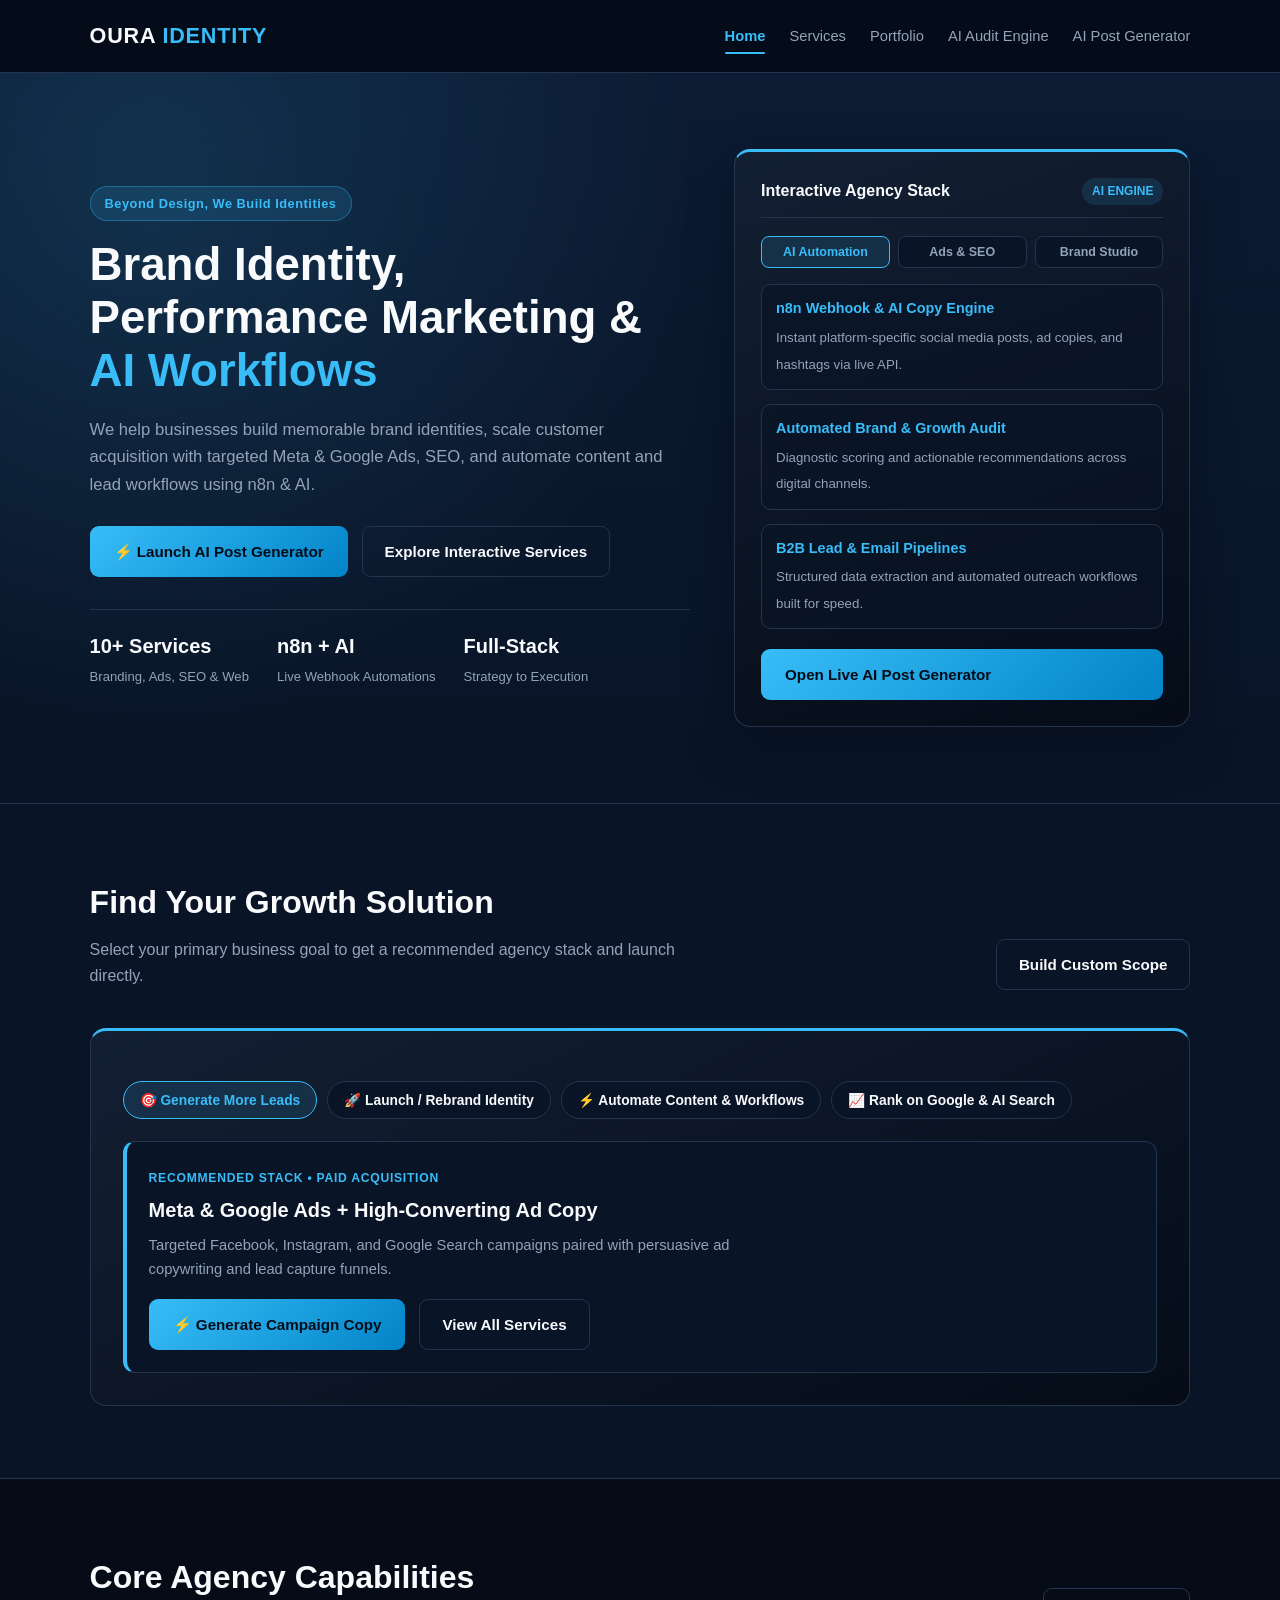
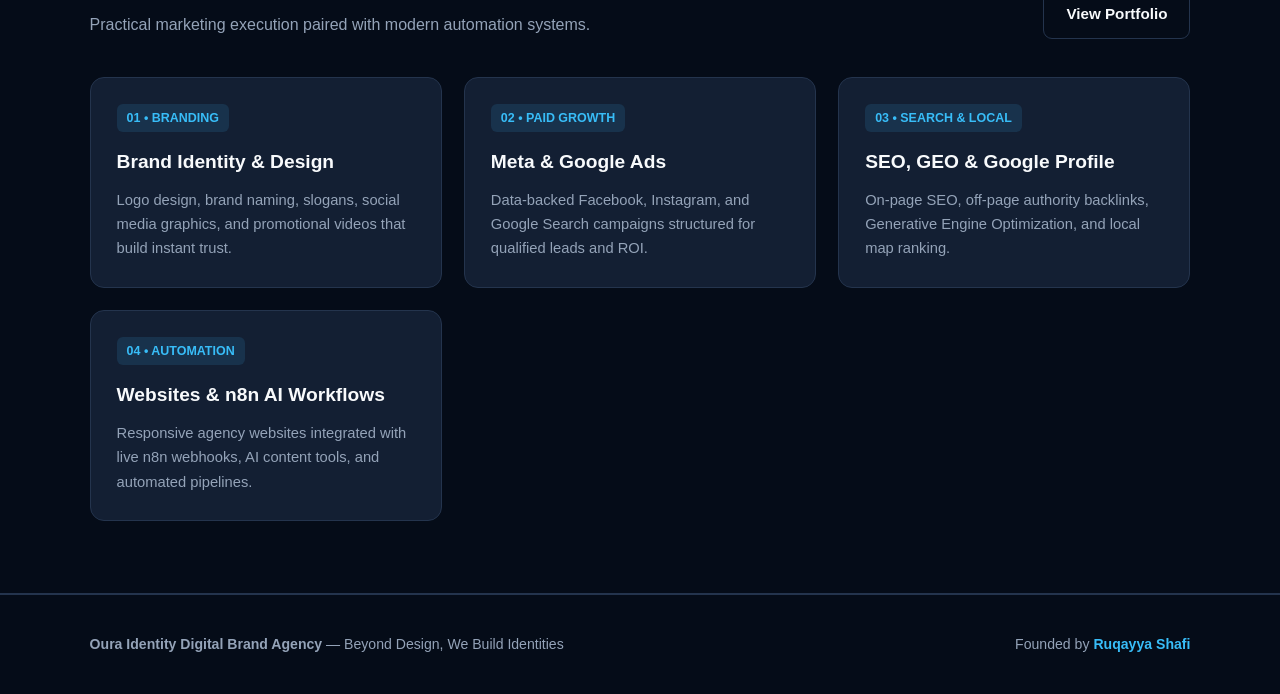
<file: index.html>
<!DOCTYPE html>
<html lang="en">
<head>
    <meta charset="UTF-8">
    <meta name="viewport" content="width=device-width, initial-scale=1.0">
    <title>Oura Identity | Digital Brand &amp; AI Automation Agency</title>
    <link rel="stylesheet" href="style.css">
    <style>
        .panel-tabs {
            display: flex;
            gap: 8px;
            margin-bottom: 16px;
            flex-wrap: wrap;
        }

        .panel-tab-btn {
            flex: 1;
            min-width: 100px;
            background: var(--navy-base);
            color: var(--text-secondary);
            border: 1px solid var(--charcoal-border);
            padding: 8px 10px;
            border-radius: 8px;
            font-size: 0.78rem;
            font-weight: 700;
            cursor: pointer;
            transition: all 0.2s ease;
        }

        .panel-tab-btn:hover {
            border-color: var(--sky-primary);
            color: var(--text-primary);
        }

        .panel-tab-btn.active-tab {
            background: var(--sky-soft);
            border-color: var(--sky-primary);
            color: var(--sky-primary);
        }

        .goal-finder-box {
            background: linear-gradient(155deg, var(--charcoal-card) 0%, var(--navy-deep) 100%);
            border: 1px solid var(--charcoal-border);
            border-top: 3px solid var(--sky-primary);
            border-radius: 16px;
            padding: 32px;
            margin-top: 10px;
        }

        .goal-pills {
            display: flex;
            flex-wrap: wrap;
            gap: 10px;
            margin: 18px 0 22px;
        }

        .goal-pill-btn {
            background: var(--navy-base);
            color: var(--text-primary);
            border: 1px solid var(--charcoal-border);
            padding: 10px 16px;
            border-radius: 999px;
            font-size: 0.86rem;
            font-weight: 600;
            cursor: pointer;
            transition: all 0.2s ease;
        }

        .goal-pill-btn:hover {
            border-color: var(--sky-primary);
            color: var(--sky-primary);
        }

        .goal-pill-btn.active-goal {
            background: var(--sky-soft);
            border-color: var(--sky-primary);
            color: var(--sky-primary);
        }

        .goal-result-card {
            background: var(--navy-base);
            border: 1px solid var(--charcoal-border);
            border-left: 4px solid var(--sky-primary);
            border-radius: 12px;
            padding: 22px;
            display: flex;
            justify-content: space-between;
            align-items: center;
            flex-wrap: wrap;
            gap: 18px;
        }

        .goal-result-info {
            max-width: 620px;
        }

        .goal-result-info span {
            display: inline-block;
            font-size: 0.76rem;
            font-weight: 700;
            text-transform: uppercase;
            letter-spacing: 0.06em;
            color: var(--sky-primary);
            margin-bottom: 6px;
        }

        .goal-result-info h3 {
            font-size: 1.25rem;
            color: var(--text-primary);
            margin-bottom: 6px;
        }

        .goal-result-info p {
            color: var(--text-secondary);
            font-size: 0.92rem;
        }
    </style>
</head>
<body>
    <header>
        <div class="logo">OURA <span>IDENTITY</span></div>
        <nav>
            <a href="index.html" class="active">Home</a>
            <a href="services.html">Services</a>
            <a href="portfolio.html">Portfolio</a>
            <a href="ai-audit.html">AI Audit Engine</a>
            <a href="ai-generator.html">AI Post Generator</a>
        </nav>
    </header>

    <div class="agency-hero">
        <div>
            <div class="agency-eyebrow">Beyond Design, We Build Identities</div>
            <h1>Brand Identity, Performance Marketing &amp; <span>AI Workflows</span></h1>
            <p>
                We help businesses build memorable brand identities, scale customer acquisition with
                targeted Meta &amp; Google Ads, SEO, and automate content and lead workflows using n8n &amp; AI.
            </p>
            <div class="hero-actions">
                <a href="ai-generator.html" class="btn">⚡ Launch AI Post Generator</a>
                <a href="services.html" class="btn-outline">Explore Interactive Services</a>
            </div>
            <div class="hero-metrics">
                <div class="metric-item">
                    <strong>10+ Services</strong>
                    <span>Branding, Ads, SEO &amp; Web</span>
                </div>
                <div class="metric-item">
                    <strong>n8n + AI</strong>
                    <span>Live Webhook Automations</span>
                </div>
                <div class="metric-item">
                    <strong>Full-Stack</strong>
                    <span>Strategy to Execution</span>
                </div>
            </div>
        </div>

        <aside class="hero-panel">
            <div class="panel-header">
                <h3>Interactive Agency Stack</h3>
                <span class="panel-tag" id="panelBadge">AI ENGINE</span>
            </div>

            <div class="panel-tabs">
                <button type="button" class="panel-tab-btn active-tab" onclick="switchStack('ai', this)">AI Automation</button>
                <button type="button" class="panel-tab-btn" onclick="switchStack('growth', this)">Ads &amp; SEO</button>
                <button type="button" class="panel-tab-btn" onclick="switchStack('brand', this)">Brand Studio</button>
            </div>

            <ul class="panel-list" id="panelList">
                <li>
                    <strong>n8n Webhook &amp; AI Copy Engine</strong>
                    <span>Instant platform-specific social media posts, ad copies, and hashtags via live API.</span>
                </li>
                <li>
                    <strong>Automated Brand &amp; Growth Audit</strong>
                    <span>Diagnostic scoring and actionable recommendations across digital channels.</span>
                </li>
                <li>
                    <strong>B2B Lead &amp; Email Pipelines</strong>
                    <span>Structured data extraction and automated outreach workflows built for speed.</span>
                </li>
            </ul>

            <a href="ai-generator.html" class="btn full-btn" id="panelActionBtn">Open Live AI Post Generator</a>
        </aside>
    </div>

    <section>
        <div class="section-header-row">
            <div>
                <h2>Find Your Growth Solution</h2>
                <p>Select your primary business goal to get a recommended agency stack and launch directly.</p>
            </div>
            <a href="services.html" class="btn-outline">Build Custom Scope</a>
        </div>

        <div class="goal-finder-box">
            <div class="goal-pills">
                <button type="button" class="goal-pill-btn active-goal" onclick="selectGoal('leads', this)">🎯 Generate More Leads</button>
                <button type="button" class="goal-pill-btn" onclick="selectGoal('brand', this)">🚀 Launch / Rebrand Identity</button>
                <button type="button" class="goal-pill-btn" onclick="selectGoal('automation', this)">⚡ Automate Content &amp; Workflows</button>
                <button type="button" class="goal-pill-btn" onclick="selectGoal('seo', this)">📈 Rank on Google &amp; AI Search</button>
            </div>

            <div class="goal-result-card">
                <div class="goal-result-info">
                    <span id="goalTag">RECOMMENDED STACK • PAID ACQUISITION</span>
                    <h3 id="goalTitle">Meta &amp; Google Ads + High-Converting Ad Copy</h3>
                    <p id="goalDesc">Targeted Facebook, Instagram, and Google Search campaigns paired with persuasive ad copywriting and lead capture funnels.</p>
                </div>
                <div class="hero-actions" style="margin-bottom: 0;">
                    <a href="ai-generator.html?service=Meta%20%26%20Google%20Ads%20Lead%20Generation" class="btn" id="goalPrimaryBtn">⚡ Generate Campaign Copy</a>
                    <a href="services.html" class="btn-outline">View All Services</a>
                </div>
            </div>
        </div>
    </section>

    <section class="section-alt">
        <div class="section-header-row">
            <div>
                <h2>Core Agency Capabilities</h2>
                <p>Practical marketing execution paired with modern automation systems.</p>
            </div>
            <a href="portfolio.html" class="btn-outline">View Portfolio</a>
        </div>

        <div class="grid">
            <div class="card">
                <span class="card-num">01 • BRANDING</span>
                <h3>Brand Identity &amp; Design</h3>
                <p>Logo design, brand naming, slogans, social media graphics, and promotional videos that build instant trust.</p>
            </div>
            <div class="card">
                <span class="card-num">02 • PAID GROWTH</span>
                <h3>Meta &amp; Google Ads</h3>
                <p>Data-backed Facebook, Instagram, and Google Search campaigns structured for qualified leads and ROI.</p>
            </div>
            <div class="card">
                <span class="card-num">03 • SEARCH &amp; LOCAL</span>
                <h3>SEO, GEO &amp; Google Profile</h3>
                <p>On-page SEO, off-page authority backlinks, Generative Engine Optimization, and local map ranking.</p>
            </div>
            <div class="card">
                <span class="card-num">04 • AUTOMATION</span>
                <h3>Websites &amp; n8n AI Workflows</h3>
                <p>Responsive agency websites integrated with live n8n webhooks, AI content tools, and automated pipelines.</p>
            </div>
        </div>
    </section>

    <footer>
        <div>
            <strong>Oura Identity Digital Brand Agency</strong> — Beyond Design, We Build Identities
        </div>
        <div>
            Founded by <span>Ruqayya Shafi</span>
        </div>
    </footer>

    <script>
        const stackData = {
            ai: {
                badge: 'AI ENGINE',
                items: [
                    { title: 'n8n Webhook & AI Copy Engine', desc: 'Instant platform-specific social media posts, ad copies, and hashtags via live API.' },
                    { title: 'Automated Brand & Growth Audit', desc: 'Diagnostic scoring and actionable recommendations across digital channels.' },
                    { title: 'B2B Lead & Email Pipelines', desc: 'Structured data extraction and automated outreach workflows built for speed.' }
                ],
                btnText: 'Open Live AI Post Generator',
                btnLink: 'ai-generator.html'
            },
            growth: {
                badge: 'GROWTH STACK',
                items: [
                    { title: 'Meta & Google Ads Management', desc: 'High-intent search and social campaigns built for measurable leads and conversions.' },
                    { title: 'SEO & GEO Search Authority', desc: 'On-page optimization, off-page backlinks, and AI search visibility.' },
                    { title: 'Google Business Profile Setup', desc: 'Complete local map optimization to capture nearby high-intent customers.' }
                ],
                btnText: 'Run Brand & Growth Audit',
                btnLink: 'ai-audit.html'
            },
            brand: {
                badge: 'BRAND STUDIO',
                items: [
                    { title: 'Brand Identity & Logo Systems', desc: 'Custom logos, brand naming, taglines, and cohesive visual guidelines.' },
                    { title: 'Social Media Management', desc: 'Monthly content calendars, profile optimization, and consistent publishing.' },
                    { title: 'Posts, Reels & Promo Videos', desc: 'High-retention visual storytelling designed for Instagram, Facebook, and LinkedIn.' }
                ],
                btnText: 'Explore All 10 Agency Services',
                btnLink: 'services.html'
            }
        };

        function switchStack(key, btnEl) {
            const data = stackData[key];
            if (!data) return;

            document.querySelectorAll('.panel-tab-btn').forEach(b => b.classList.remove('active-tab'));
            btnEl.classList.add('active-tab');

            document.getElementById('panelBadge').innerText = data.badge;
            const listEl = document.getElementById('panelList');
            listEl.innerHTML = data.items.map(item => `
                <li>
                    <strong>${item.title}</strong>
                    <span>${item.desc}</span>
                </li>
            `).join('');

            const actionBtn = document.getElementById('panelActionBtn');
            actionBtn.innerText = data.btnText;
            actionBtn.href = data.btnLink;
        }

        const goalData = {
            leads: {
                tag: 'RECOMMENDED STACK • PAID ACQUISITION',
                title: 'Meta & Google Ads + High-Converting Ad Copy',
                desc: 'Targeted Facebook, Instagram, and Google Search campaigns paired with persuasive ad copywriting and lead capture funnels.',
                btnText: '⚡ Generate Campaign Copy',
                btnLink: 'ai-generator.html?service=Meta%20%26%20Google%20Ads%20Lead%20Generation'
            },
            brand: {
                tag: 'RECOMMENDED STACK • BRAND IDENTITY',
                title: 'Logo Design, Brand Naming & Social Media Kit',
                desc: 'Build a complete visual identity with custom logo systems, taglines, social media templates, and launch content.',
                btnText: '⚡ Generate Launch Post',
                btnLink: 'ai-generator.html?service=Complete%20Brand%20Identity%20%26%20Logo%20Launch'
            },
            automation: {
                tag: 'RECOMMENDED STACK • AI WORKFLOWS',
                title: 'n8n AI Content Engine & Automated Lead Workflows',
                desc: 'Connect webhooks, AI agents, and automated content pipelines so your marketing runs faster with minimal manual work.',
                btnText: '⚡ Test Live AI Workflow',
                btnLink: 'ai-generator.html?service=n8n%20%26%20AI%20Workflow%20Automation'
            },
            seo: {
                tag: 'RECOMMENDED STACK • ORGANIC & LOCAL',
                title: 'SEO, GEO Optimization & Google Business Profile',
                desc: 'Improve Google rankings, build off-page backlinks, and optimize your local business profile for consistent organic discovery.',
                btnText: '⚡ Generate SEO Post',
                btnLink: 'ai-generator.html?service=SEO%2C%20GEO%20%26%20Google%20Business%20Profile%20Growth'
            }
        };

        function selectGoal(key, btnEl) {
            const data = goalData[key];
            if (!data) return;

            document.querySelectorAll('.goal-pill-btn').forEach(b => b.classList.remove('active-goal'));
            btnEl.classList.add('active-goal');

            document.getElementById('goalTag').innerText = data.tag;
            document.getElementById('goalTitle').innerText = data.title;
            document.getElementById('goalDesc').innerText = data.desc;

            const primaryBtn = document.getElementById('goalPrimaryBtn');
            primaryBtn.innerText = data.btnText;
            primaryBtn.href = data.btnLink;
        }
    </script>
</body>
</html>
</file>
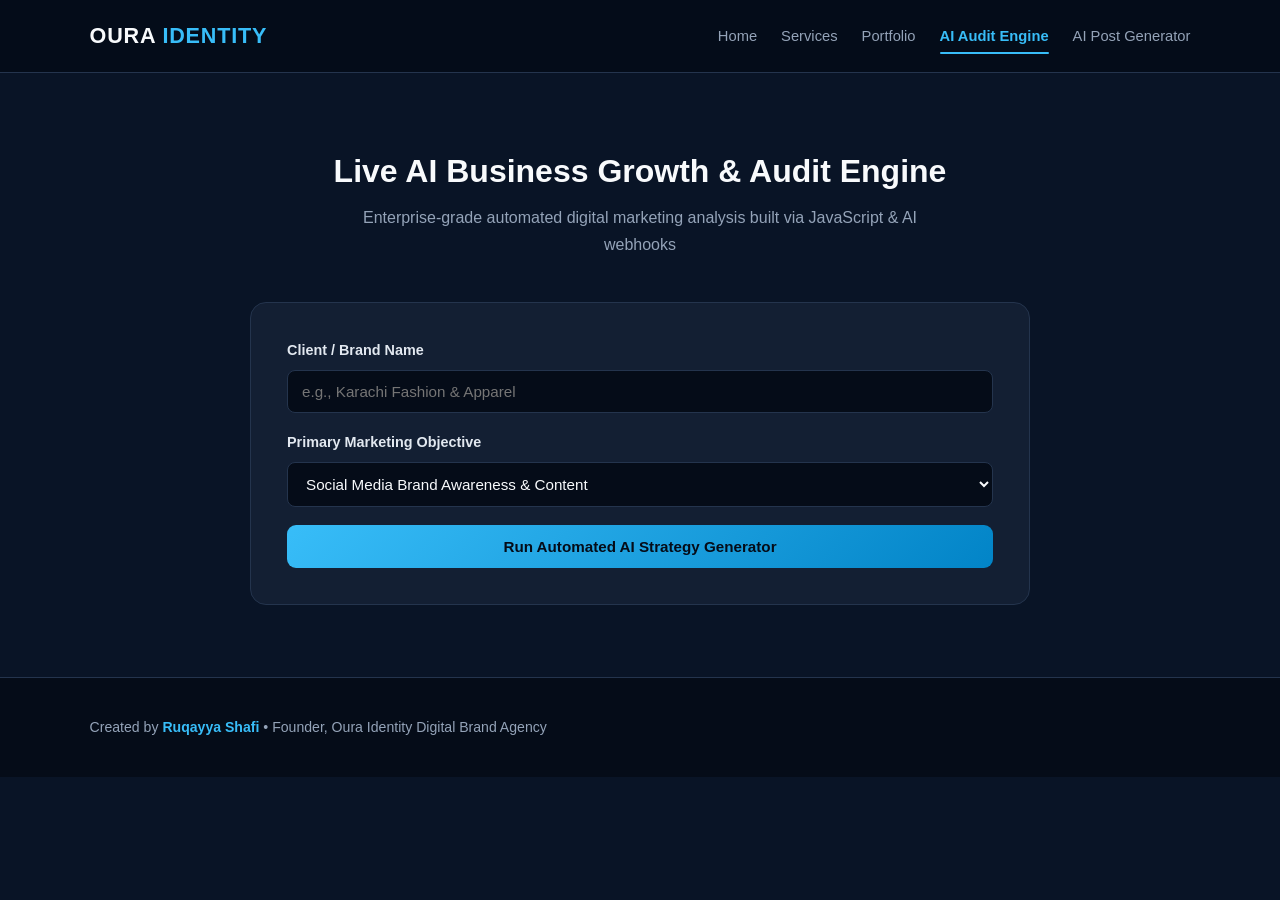
<file: ai-audit.html>
<!DOCTYPE html>
<html lang="en">
<head>
    <meta charset="UTF-8">
    <meta name="viewport" content="width=device-width, initial-scale=1.0">
    <title>Oura Identity | AI Audit & Growth Engine</title>
    <link rel="stylesheet" href="style.css">
</head>
<body>
    <header>
        <div class="logo">OURA <span>IDENTITY</span></div>
        <nav>
            <a href="index.html">Home</a>
            <a href="services.html">Services</a>
            <a href="portfolio.html">Portfolio</a>
            <a href="ai-audit.html" class="active">AI Audit Engine</a>
            <a href="ai-generator.html">AI Post Generator</a>
        </nav>
    </header>

    <section>
        <div class="section-title">
            <h2>Live AI Business Growth & Audit Engine</h2>
            <p>Enterprise-grade automated digital marketing analysis built via JavaScript & AI webhooks</p>
        </div>

        <div class="audit-box">
            <form id="auditForm">
                <div class="form-group">
                    <label>Client / Brand Name</label>
                    <input type="text" id="bizName" placeholder="e.g., Karachi Fashion & Apparel" required>
                </div>
                <div class="form-group">
                    <label>Primary Marketing Objective</label>
                    <select id="bizGoal">
                        <option value="Social Media Brand Awareness & Content">Social Media Brand Awareness & Content</option>
                        <option value="Google Ranking & SEO Backlink Growth">Google Ranking & SEO Backlink Growth</option>
                        <option value="Meta Paid Ads & Direct Lead Generation">Meta Paid Ads & Direct Lead Generation</option>
                        <option value="Full AI Automation & CRM Integration">Full AI Automation & CRM Integration</option>
                    </select>
                </div>
                <button type="submit" class="btn full-btn">Run Automated AI Strategy Generator</button>
            </form>

            <div id="ai-result" style="display: none; margin-top: 25px; padding: 25px; background: rgba(6, 182, 212, 0.08); border-left: 4px solid var(--accent-cyan); border-radius: 8px;">
                <h4 style="color: var(--accent-cyan); margin-bottom: 12px; font-size: 1.2rem;">⚡ Oura Identity Automated Strategy Report:</h4>
                <p id="resultText" style="color: #e2e8f0; line-height: 1.8; font-size: 0.95rem;"></p>
                
                <button type="button" id="copyBtn" class="btn" style="margin-top: 20px; background: #1e293b; border: 1px solid var(--accent-cyan); font-size: 0.9rem; padding: 10px 20px;">
                    📋 Copy Report to Clipboard
                </button>
            </div>
        </div>
    </section>

    <footer>
        <p>Created by <span>Ruqayya Shafi</span> • Founder, Oura Identity Digital Brand Agency</p>
        
    </footer>

    <script src="script.js"></script>
</body>
</html>
</file>
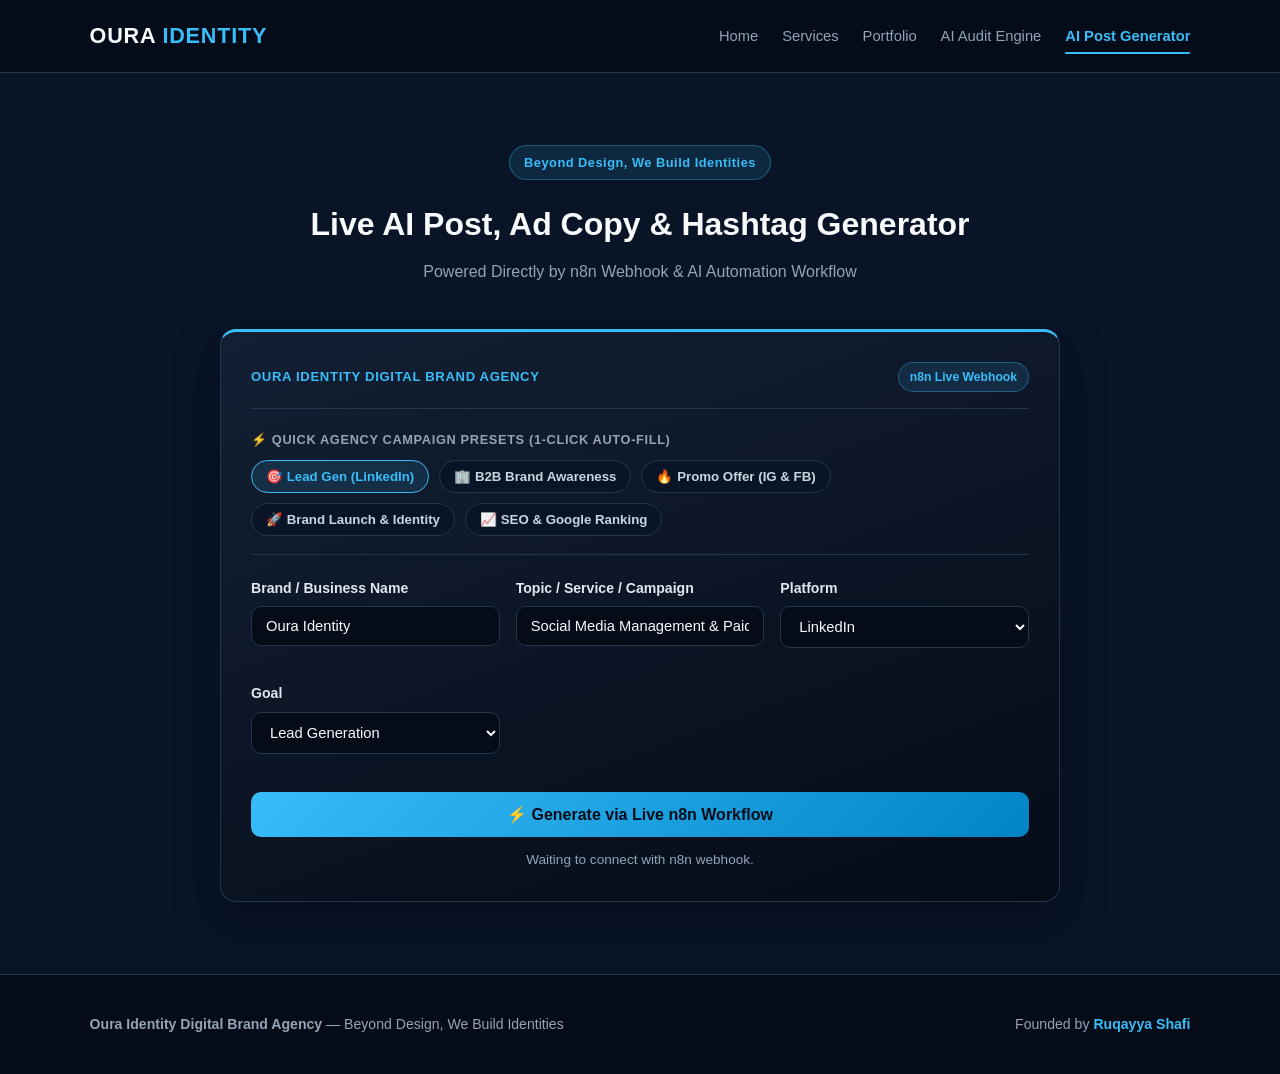
<file: ai-generator.html>
<!DOCTYPE html>
<html lang="en">
<head>
    <meta charset="UTF-8">
    <meta name="viewport" content="width=device-width, initial-scale=1.0">
    <title>Oura Identity | Live AI Post & Hashtag Generator</title>
    <link rel="stylesheet" href="style.css">
    <style>
        .generator-wrapper {
            max-width: 840px;
            margin: 20px auto 0;
            background: linear-gradient(160deg, var(--charcoal-card, #131f33) 0%, var(--navy-deep, #050c18) 100%);
            border: 1px solid var(--charcoal-border, #24344d);
            border-top: 3px solid var(--sky-primary, #38bdf8);
            border-radius: 16px;
            padding: 30px;
            box-shadow: 0 18px 40px rgba(5, 12, 24, 0.5);
        }
        .generator-topbar {
            display: flex;
            justify-content: space-between;
            align-items: center;
            flex-wrap: wrap;
            gap: 10px;
            padding-bottom: 16px;
            margin-bottom: 20px;
            border-bottom: 1px solid var(--charcoal-border, #24344d);
        }
        .generator-topbar span.agency-kicker {
            font-size: 0.82rem;
            font-weight: 700;
            letter-spacing: 0.05em;
            color: var(--sky-primary, #38bdf8);
        }
        .generator-topbar span.workflow-badge {
            background: var(--sky-soft, rgba(56, 189, 248, 0.12));
            color: var(--sky-primary, #38bdf8);
            border: 1px solid rgba(56, 189, 248, 0.35);
            padding: 4px 11px;
            border-radius: 999px;
            font-size: 0.76rem;
            font-weight: 600;
        }
        .presets-section {
            margin-bottom: 22px;
            padding-bottom: 18px;
            border-bottom: 1px solid var(--charcoal-border, #24344d);
        }
        .presets-label {
            display: block;
            color: var(--text-secondary, #94a3b8);
            font-size: 0.8rem;
            font-weight: 600;
            text-transform: uppercase;
            letter-spacing: 0.05em;
            margin-bottom: 10px;
        }
        .presets-grid {
            display: flex;
            flex-wrap: wrap;
            gap: 10px;
        }
        .preset-btn {
            background: var(--navy-base, #091426);
            color: #cbd5e1;
            border: 1px solid var(--charcoal-border, #24344d);
            padding: 8px 14px;
            border-radius: 999px;
            font-size: 0.83rem;
            font-weight: 600;
            cursor: pointer;
            transition: all 0.2s ease;
        }
        .preset-btn:hover {
            border-color: var(--sky-primary, #38bdf8);
            color: #f8fafc;
        }
        .preset-btn.active-preset {
            background: var(--sky-soft, rgba(56, 189, 248, 0.14));
            border-color: var(--sky-primary, #38bdf8);
            color: var(--sky-primary, #38bdf8);
        }
        .form-grid {
            display: grid;
            grid-template-columns: repeat(auto-fit, minmax(220px, 1fr));
            gap: 16px;
            margin-bottom: 20px;
        }
        .form-group label {
            display: block;
            color: #e2e8f0;
            font-size: 0.88rem;
            margin-bottom: 6px;
            font-weight: 600;
        }
        .form-group input,
        .form-group select {
            width: 100%;
            background: var(--navy-deep, #050c18);
            border: 1px solid var(--charcoal-border, #24344d);
            color: var(--text-primary, #f8fafc);
            padding: 11px 14px;
            border-radius: 10px;
            font-size: 0.92rem;
            outline: none;
        }
        .form-group input:focus,
        .form-group select:focus {
            border-color: var(--sky-primary, #38bdf8);
        }
        .gen-btn {
            width: 100%;
            background: linear-gradient(135deg, var(--sky-primary, #38bdf8) 0%, var(--sky-dark, #0284c7) 100%);
            color: var(--navy-deep, #050c18);
            border: none;
            padding: 13px 20px;
            border-radius: 10px;
            font-size: 1rem;
            font-weight: 700;
            cursor: pointer;
            transition: opacity 0.25s ease, transform 0.2s ease, box-shadow 0.2s ease;
        }
        .gen-btn:hover:not(:disabled) {
            opacity: 0.95;
            transform: translateY(-2px);
            box-shadow: 0 10px 24px rgba(56, 189, 248, 0.26);
        }
        .gen-btn:disabled {
            opacity: 0.65;
            cursor: not-allowed;
        }
        .status-note {
            margin-top: 12px;
            font-size: 0.85rem;
            color: var(--text-secondary, #94a3b8);
            text-align: center;
            word-break: break-word;
        }
        .status-error {
            color: #f87171;
        }
        .status-success {
            color: #34d399;
        }
        .output-box {
            display: none;
            margin-top: 24px;
            background: var(--navy-deep, #050c18);
            border: 1px solid var(--charcoal-border, #24344d);
            border-left: 4px solid var(--sky-primary, #38bdf8);
            border-radius: 12px;
            padding: 22px;
        }
        .output-header {
            display: flex;
            justify-content: space-between;
            align-items: center;
            margin-bottom: 14px;
            border-bottom: 1px solid var(--charcoal-border, #24344d);
            padding-bottom: 10px;
        }
        .output-header h4 {
            color: var(--sky-primary, #38bdf8);
            font-size: 1.05rem;
        }
        .copy-btn {
            background: var(--sky-soft, rgba(56, 189, 248, 0.14));
            color: var(--sky-primary, #38bdf8);
            border: 1px solid rgba(56, 189, 248, 0.45);
            padding: 6px 14px;
            border-radius: 8px;
            font-size: 0.85rem;
            font-weight: 600;
            cursor: pointer;
        }
        .copy-btn:hover {
            background: var(--sky-primary, #38bdf8);
            color: var(--navy-deep, #050c18);
        }
        .generated-text {
            color: var(--text-primary, #f8fafc);
            font-size: 0.95rem;
            line-height: 1.65;
            white-space: pre-line;
            margin-bottom: 14px;
        }
        .hashtags-box {
            background: var(--charcoal-card, #131f33);
            border: 1px dashed var(--charcoal-border, #24344d);
            padding: 12px 14px;
            border-radius: 8px;
            color: var(--sky-primary, #38bdf8);
            font-size: 0.88rem;
            line-height: 1.5;
        }
    </style>
</head>
<body>
    <header>
        <div class="logo">OURA <span>IDENTITY</span></div>
        <nav>
            <a href="index.html">Home</a>
            <a href="services.html">Services</a>
            <a href="portfolio.html">Portfolio</a>
            <a href="ai-audit.html">AI Audit Engine</a>
            <a href="ai-generator.html" class="active">AI Post Generator</a>
        </nav>
    </header>

    <section>
        <div class="section-title">
            <div class="agency-eyebrow">Beyond Design, We Build Identities</div>
            <h2>Live AI Post, Ad Copy &amp; Hashtag Generator</h2>
            <p>Powered Directly by n8n Webhook &amp; AI Automation Workflow</p>
        </div>

        <div class="generator-wrapper">
            <div class="generator-topbar">
                <span class="agency-kicker">OURA IDENTITY DIGITAL BRAND AGENCY</span>
                <span class="workflow-badge">n8n Live Webhook</span>
            </div>

            <div class="presets-section">
                <span class="presets-label">⚡ Quick Agency Campaign Presets (1-Click Auto-Fill)</span>
                <div class="presets-grid">
                    <button type="button" class="preset-btn active-preset" onclick="applyPreset(this, 'Oura Identity', 'Social Media Management & Paid Ads', 'LinkedIn', 'Lead Generation')">🎯 Lead Gen (LinkedIn)</button>
                    <button type="button" class="preset-btn" onclick="applyPreset(this, 'Oura Identity', 'AI Automation & Workflow Solutions for Businesses', 'LinkedIn', 'Brand Awareness')">🏢 B2B Brand Awareness</button>
                    <button type="button" class="preset-btn" onclick="applyPreset(this, 'Oura Identity', 'Limited-Time 20% Off Social Media & Ads Growth Package', 'Instagram & Facebook', 'Promo Offer')">🔥 Promo Offer (IG &amp; FB)</button>
                    <button type="button" class="preset-btn" onclick="applyPreset(this, 'Oura Identity', 'Complete Brand Identity, Logo Design & Visual Guidelines', 'Instagram & Facebook', 'Brand Awareness')">🚀 Brand Launch &amp; Identity</button>
                    <button type="button" class="preset-btn" onclick="applyPreset(this, 'Oura Identity', 'Google Business Profile Setup & Local SEO Ranking', 'Meta / Google Ads', 'Lead Generation')">📈 SEO &amp; Google Ranking</button>
                </div>
            </div>

            <div class="form-grid">
                <div class="form-group">
                    <label for="brandName">Brand / Business Name</label>
                    <input type="text" id="brandName" placeholder="e.g., Oura Identity" value="Oura Identity">
                </div>

                <div class="form-group">
                    <label for="nicheTopic">Topic / Service / Campaign</label>
                    <input type="text" id="nicheTopic" placeholder="e.g., Social Media Management & Paid Ads" value="Social Media Management & Paid Ads">
                </div>

                <div class="form-group">
                    <label for="platformSelect">Platform</label>
                    <select id="platformSelect">
                        <option value="Instagram & Facebook">Instagram &amp; Facebook</option>
                        <option value="Meta / Google Ads">Meta / Google Ads</option>
                        <option value="LinkedIn" selected>LinkedIn</option>
                    </select>
                </div>

                <div class="form-group">
                    <label for="goalSelect">Goal</label>
                    <select id="goalSelect">
                        <option value="Lead Generation" selected>Lead Generation</option>
                        <option value="Brand Awareness">Brand Awareness</option>
                        <option value="Promo Offer">Promo Offer</option>
                    </select>
                </div>
            </div>

            <button type="button" class="gen-btn" id="genBtn" onclick="runGenerator()">⚡ Generate via Live n8n Workflow</button>
            <div class="status-note" id="statusNote">Waiting to connect with n8n webhook.</div>

            <div class="output-box" id="outputBox">
                <div class="output-header">
                    <h4>✨ Live AI Workflow Output</h4>
                    <button type="button" class="copy-btn" id="copyBtn" onclick="copyGeneratedText()">Copy All</button>
                </div>
                <div class="generated-text" id="generatedPost"></div>
                <div class="hashtags-box" id="generatedHashtags"></div>
            </div>
        </div>
    </section>

    <footer>
        <div>
            <strong>Oura Identity Digital Brand Agency</strong> — Beyond Design, We Build Identities
        </div>
        <div>
            Founded by <span>Ruqayya Shafi</span>
        </div>
    </footer>

    <script>
        // Live HTTPS Tunnel URL (jab tak localtunnel chal raha hai aur n8n Active hai):
        const N8N_WEBHOOK_URL = 'http://localhost:5678/webhook-test/oura-post-generator';

        // Services page se aane wale ?service=... parameter ko auto-fill karein:
        window.addEventListener('DOMContentLoaded', () => {
            const params = new URLSearchParams(window.location.search);
            const incomingService = params.get('service');
            if (incomingService) {
                document.getElementById('nicheTopic').value = incomingService;
                document.querySelectorAll('.preset-btn').forEach(btn => btn.classList.remove('active-preset'));
                const statusNote = document.getElementById('statusNote');
                statusNote.className = 'status-note';
                statusNote.innerText = 'Service loaded from Services page! Ab "Generate via Live n8n Workflow" dabayein.';
            }
        });

        function applyPreset(btnElement, brand, topic, platform, goal) {
            document.getElementById('brandName').value = brand;
            document.getElementById('nicheTopic').value = topic;
            document.getElementById('platformSelect').value = platform;
            document.getElementById('goalSelect').value = goal;

            document.querySelectorAll('.preset-btn').forEach(btn => btn.classList.remove('active-preset'));
            btnElement.classList.add('active-preset');

            const statusNote = document.getElementById('statusNote');
            statusNote.className = 'status-note';
            statusNote.innerText = 'Preset loaded! Ab "Generate via Live n8n Workflow" dabayein.';
        }

        async function runGenerator() {
            const brand = document.getElementById('brandName').value.trim();
            const topic = document.getElementById('nicheTopic').value.trim();
            const platform = document.getElementById('platformSelect').value;
            const goal = document.getElementById('goalSelect').value;

            const btn = document.getElementById('genBtn');
            const statusNote = document.getElementById('statusNote');
            const outputBox = document.getElementById('outputBox');

            statusNote.className = 'status-note';
            statusNote.innerText = 'Step 1: Button click ho gaya! Ab n8n se rabta ho raha hai...';

            if (!brand || !topic) {
                outputBox.style.display = 'none';
                statusNote.className = 'status-note status-error';
                statusNote.innerText = 'Error: Brand Name aur Topic dono fill karein.';
                return;
            }

            btn.disabled = true;
            btn.innerText = '⏳ Running n8n Workflow...';

            try {
                const response = await fetch(N8N_WEBHOOK_URL, {
                    method: 'POST',
                    headers: { 'Content-Type': 'application/json' },
                    body: JSON.stringify({ brand, topic, platform, goal })
                });

                const rawText = await response.text();

                if (!response.ok) {
                    throw new Error('HTTP ' + response.status + ': ' + rawText);
                }

                const cleanText = rawText.trim().replace(/^=+/, '').trim();

                let data = {};
                try {
                    data = JSON.parse(cleanText);
                } catch (e) {
                    throw new Error('Invalid JSON response: ' + rawText);
                }

                const postText = data.post || data.content || data.caption || data.output || '';
                const tagsText = data.hashtags || '';

                if (!postText) {
                    throw new Error('Response mein post field nahi mila: ' + rawText);
                }

                document.getElementById('generatedPost').innerText = postText;
                document.getElementById('generatedHashtags').innerText = tagsText;
                outputBox.style.display = 'block';
                document.getElementById('copyBtn').innerText = 'Copy All';

                statusNote.className = 'status-note status-success';
                statusNote.innerText = 'Live response received from n8n workflow.';
            } catch (err) {
                outputBox.style.display = 'none';
                statusNote.className = 'status-note status-error';
                statusNote.innerText = 'Step 2 Error: ' + err.message;
            } finally {
                btn.disabled = false;
                btn.innerText = '⚡ Generate via Live n8n Workflow';
            }
        }

        function copyGeneratedText() {
            const post = document.getElementById('generatedPost').innerText;
            const tags = document.getElementById('generatedHashtags').innerText;
            const combined = tags ? post + '\n\n' + tags : post;
            navigator.clipboard.writeText(combined).then(() => {
                document.getElementById('copyBtn').innerText = 'Copied ✓';
            });
        }
    </script>
</body>
</html>
</file>
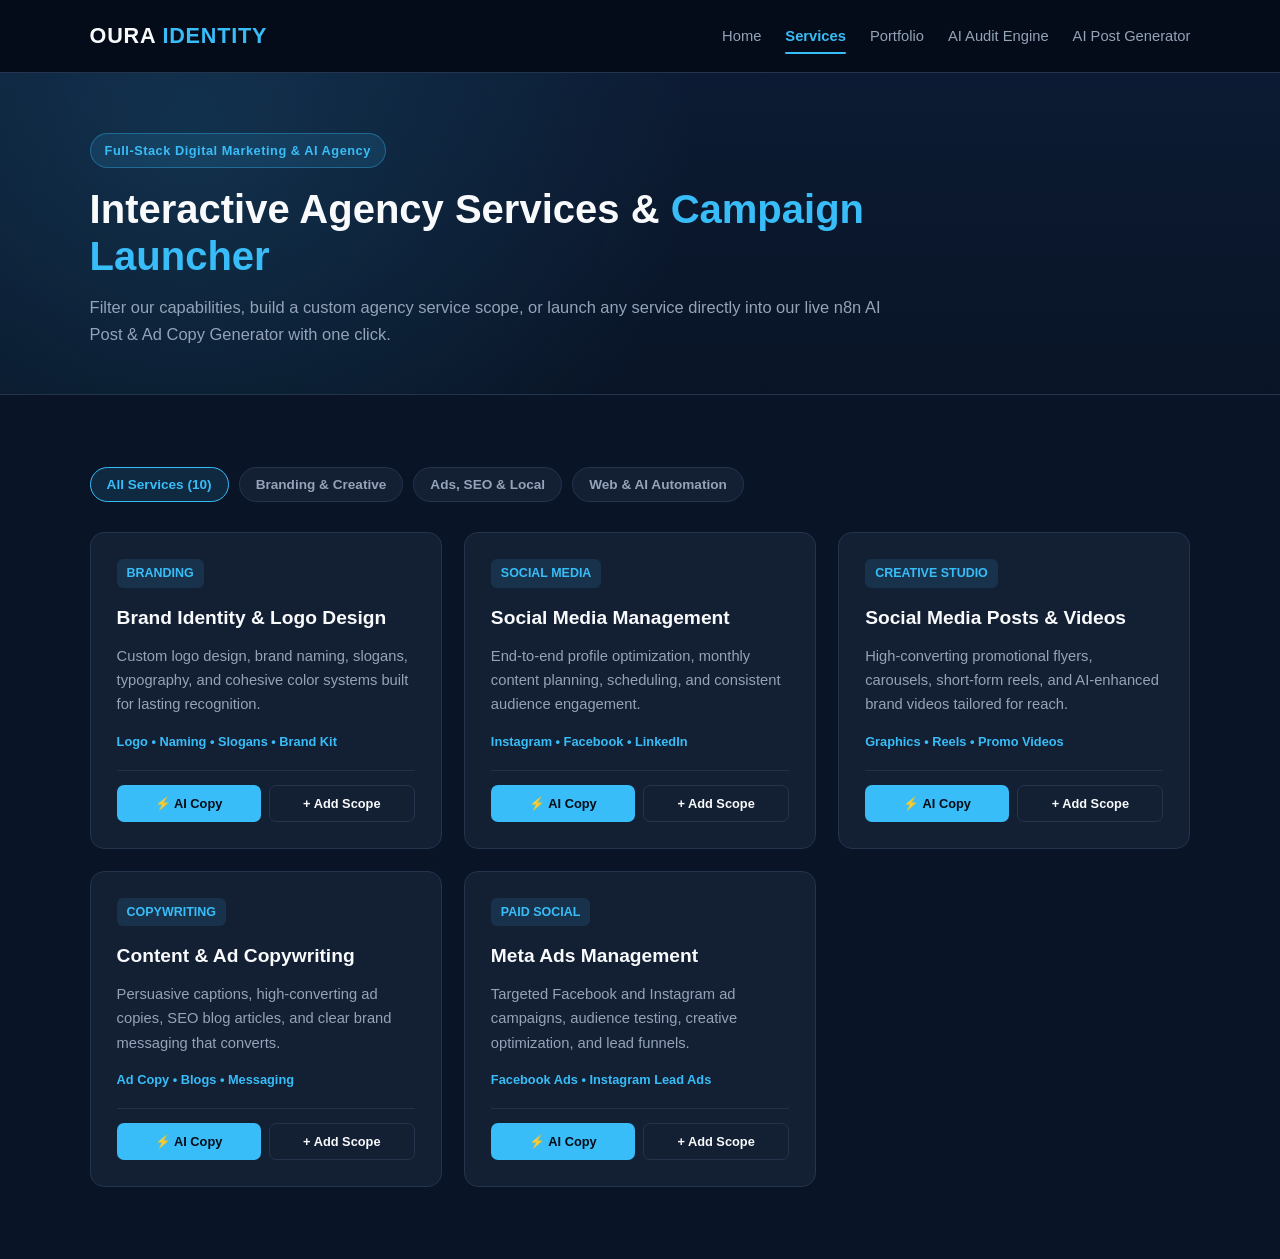
<file: services.html>
<!DOCTYPE html>
<html lang="en">
<head>
    <meta charset="UTF-8">
    <meta name="viewport" content="width=device-width, initial-scale=1.0">
    <title>Services | Oura Identity Digital Brand Agency</title>
    <link rel="stylesheet" href="style.css">
    <style>
        .services-hero {
            padding: 60px 7% 46px;
            background:
                radial-gradient(circle at 15% 20%, rgba(56, 189, 248, 0.14), transparent 45%),
                linear-gradient(180deg, #0c1b33 0%, var(--navy-base) 100%);
            border-bottom: 1px solid var(--charcoal-border);
        }

        .services-hero-inner {
            max-width: 800px;
        }

        .services-hero h1 {
            font-size: 2.5rem;
            line-height: 1.18;
            font-weight: 800;
            margin-bottom: 14px;
            color: var(--text-primary);
        }

        .services-hero h1 span {
            color: var(--sky-primary);
        }

        .services-hero p {
            color: var(--text-secondary);
            font-size: 1.03rem;
        }

        /* Filter Bar */
        .filter-bar {
            display: flex;
            flex-wrap: wrap;
            gap: 10px;
            margin-bottom: 30px;
        }

        .filter-btn {
            background: var(--charcoal-card);
            color: var(--text-secondary);
            border: 1px solid var(--charcoal-border);
            padding: 9px 16px;
            border-radius: 999px;
            font-size: 0.85rem;
            font-weight: 600;
            cursor: pointer;
            transition: all 0.2s ease;
        }

        .filter-btn:hover {
            border-color: var(--sky-primary);
            color: var(--text-primary);
        }

        .filter-btn.active-filter {
            background: var(--sky-soft);
            border-color: var(--sky-primary);
            color: var(--sky-primary);
        }

        /* Service Cards with Actions */
        .service-card {
            display: flex;
            flex-direction: column;
            justify-content: space-between;
            transition: transform 0.2s ease, border-color 0.2s ease, box-shadow 0.2s ease;
        }

        .service-card.selected-service {
            border-color: var(--sky-primary);
            box-shadow: 0 0 0 1px var(--sky-primary);
        }

        .service-tags {
            margin-top: 14px;
            font-size: 0.8rem;
            color: var(--sky-primary);
            font-weight: 600;
        }

        .service-actions {
            margin-top: 18px;
            padding-top: 14px;
            border-top: 1px solid rgba(36, 52, 77, 0.85);
            display: flex;
            gap: 8px;
            flex-wrap: wrap;
        }

        .mini-btn {
            flex: 1;
            min-width: 115px;
            text-align: center;
            padding: 8px 10px;
            border-radius: 7px;
            font-size: 0.8rem;
            font-weight: 700;
            cursor: pointer;
            text-decoration: none;
            transition: all 0.2s ease;
        }

        .mini-btn-primary {
            background: var(--sky-primary);
            color: var(--navy-deep);
            border: none;
        }

        .mini-btn-primary:hover {
            opacity: 0.92;
        }

        .mini-btn-outline {
            background: transparent;
            color: var(--text-primary);
            border: 1px solid var(--charcoal-border);
        }

        .mini-btn-outline:hover {
            border-color: var(--sky-primary);
            color: var(--sky-primary);
        }

        /* Interactive Package Builder Box */
        .scope-builder {
            margin-top: 48px;
            background: linear-gradient(155deg, var(--charcoal-card) 0%, var(--navy-deep) 100%);
            border: 1px solid var(--charcoal-border);
            border-top: 3px solid var(--sky-primary);
            border-radius: 16px;
            padding: 28px;
        }

        .scope-header {
            display: flex;
            justify-content: space-between;
            align-items: center;
            flex-wrap: wrap;
            gap: 12px;
            margin-bottom: 14px;
        }

        .scope-header h3 {
            font-size: 1.25rem;
            color: var(--text-primary);
        }

        .scope-count {
            background: var(--sky-soft);
            color: var(--sky-primary);
            border: 1px solid rgba(56, 189, 248, 0.35);
            padding: 4px 12px;
            border-radius: 999px;
            font-size: 0.8rem;
            font-weight: 700;
        }

        .selected-pills {
            display: flex;
            flex-wrap: wrap;
            gap: 8px;
            min-height: 36px;
            margin-bottom: 18px;
        }

        .scope-pill {
            background: var(--navy-base);
            border: 1px solid var(--sky-primary);
            color: var(--text-primary);
            padding: 6px 12px;
            border-radius: 999px;
            font-size: 0.82rem;
            display: inline-flex;
            align-items: center;
            gap: 8px;
        }

        .scope-pill button {
            background: none;
            border: none;
            color: var(--sky-primary);
            font-weight: 800;
            cursor: pointer;
            font-size: 0.9rem;
        }

        .empty-scope {
            color: var(--text-secondary);
            font-size: 0.9rem;
        }

        .scope-actions {
            display: flex;
            flex-wrap: wrap;
            gap: 12px;
            align-items: center;
        }

        .copy-feedback {
            font-size: 0.85rem;
            color: #34d399;
            font-weight: 600;
        }
    </style>
</head>
<body>
    <header>
        <div class="logo">OURA <span>IDENTITY</span></div>
        <nav>
            <a href="index.html">Home</a>
            <a href="services.html" class="active">Services</a>
            <a href="portfolio.html">Portfolio</a>
            <a href="ai-audit.html">AI Audit Engine</a>
            <a href="ai-generator.html">AI Post Generator</a>
        </nav>
    </header>

    <div class="services-hero">
        <div class="services-hero-inner">
            <div class="agency-eyebrow">Full-Stack Digital Marketing &amp; AI Agency</div>
            <h1>Interactive Agency Services &amp; <span>Campaign Launcher</span></h1>
            <p>
                Filter our capabilities, build a custom agency service scope, or launch any service directly
                into our live n8n AI Post &amp; Ad Copy Generator with one click.
            </p>
        </div>
    </div>

    <section>
        <div class="filter-bar">
            <button type="button" class="filter-btn active-filter" onclick="filterServices('all', this)">All Services (10)</button>
            <button type="button" class="filter-btn" onclick="filterServices('branding', this)">Branding &amp; Creative</button>
            <button type="button" class="filter-btn" onclick="filterServices('growth', this)">Ads, SEO &amp; Local</button>
            <button type="button" class="filter-btn" onclick="filterServices('automation', this)">Web &amp; AI Automation</button>
        </div>

        <div class="grid" id="servicesGrid">
            <!-- 1 -->
            <div class="card service-card" data-category="branding" data-service="Brand Identity & Logo Design">
                <div>
                    <span class="card-num">BRANDING</span>
                    <h3>Brand Identity &amp; Logo Design</h3>
                    <p>Custom logo design, brand naming, slogans, typography, and cohesive color systems built for lasting recognition.</p>
                    <div class="service-tags">Logo • Naming • Slogans • Brand Kit</div>
                </div>
                <div class="service-actions">
                    <a href="ai-generator.html?service=Brand%20Identity%20%26%20Logo%20Design" class="mini-btn mini-btn-primary">⚡ AI Copy</a>
                    <button type="button" class="mini-btn mini-btn-outline" onclick="toggleService('Brand Identity & Logo Design', this)">+ Add Scope</button>
                </div>
            </div>

            <!-- 2 -->
            <div class="card service-card" data-category="branding" data-service="Social Media Management">
                <div>
                    <span class="card-num">SOCIAL MEDIA</span>
                    <h3>Social Media Management</h3>
                    <p>End-to-end profile optimization, monthly content planning, scheduling, and consistent audience engagement.</p>
                    <div class="service-tags">Instagram • Facebook • LinkedIn</div>
                </div>
                <div class="service-actions">
                    <a href="ai-generator.html?service=Social%20Media%20Management" class="mini-btn mini-btn-primary">⚡ AI Copy</a>
                    <button type="button" class="mini-btn mini-btn-outline" onclick="toggleService('Social Media Management', this)">+ Add Scope</button>
                </div>
            </div>

            <!-- 3 -->
            <div class="card service-card" data-category="branding" data-service="Social Media Posts & Promotional Videos">
                <div>
                    <span class="card-num">CREATIVE STUDIO</span>
                    <h3>Social Media Posts &amp; Videos</h3>
                    <p>High-converting promotional flyers, carousels, short-form reels, and AI-enhanced brand videos tailored for reach.</p>
                    <div class="service-tags">Graphics • Reels • Promo Videos</div>
                </div>
                <div class="service-actions">
                    <a href="ai-generator.html?service=Social%20Media%20Posts%20%26%20Promotional%20Videos" class="mini-btn mini-btn-primary">⚡ AI Copy</a>
                    <button type="button" class="mini-btn mini-btn-outline" onclick="toggleService('Social Media Posts & Promotional Videos', this)">+ Add Scope</button>
                </div>
            </div>

            <!-- 4 -->
            <div class="card service-card" data-category="branding" data-service="Content & Ad Copywriting">
                <div>
                    <span class="card-num">COPYWRITING</span>
                    <h3>Content &amp; Ad Copywriting</h3>
                    <p>Persuasive captions, high-converting ad copies, SEO blog articles, and clear brand messaging that converts.</p>
                    <div class="service-tags">Ad Copy • Blogs • Messaging</div>
                </div>
                <div class="service-actions">
                    <a href="ai-generator.html?service=Content%20%26%20Ad%20Copywriting" class="mini-btn mini-btn-primary">⚡ AI Copy</a>
                    <button type="button" class="mini-btn mini-btn-outline" onclick="toggleService('Content & Ad Copywriting', this)">+ Add Scope</button>
                </div>
            </div>

            <!-- 5 -->
            <div class="card service-card" data-category="growth" data-service="Meta Ads Management (Facebook & Instagram)">
                <div>
                    <span class="card-num">PAID SOCIAL</span>
                    <h3>Meta Ads Management</h3>
                    <p>Targeted Facebook and Instagram ad campaigns, audience testing, creative optimization, and lead funnels.</p>
                    <div class="service-tags">Facebook Ads • Instagram Lead Ads</div>
                </div>
                <div class="service-actions">
                    <a href="ai-generator.html?service=Meta%20Ads%20Management%20(Facebook%20%26%20Instagram)" class="mini-btn mini-btn-primary">⚡ AI Copy</a>
                    <button type="button" class="mini-btn mini-btn-outline" onclick="toggleService('Meta Ads Management (Facebook & Instagram)', this)">+ Add Scope</button>
                </div>
            </div>

            <!-- 6 -->
            <div class="card service-card" data-category="growth" data-service="
</file>
<file: style.css>
:root {
    --navy-base: #091426;
    --navy-deep: #050c18;
    --charcoal-card: #131f33;
    --charcoal-border: #24344d;
    --sky-primary: #38bdf8;
    --sky-dark: #0284c7;
    --sky-soft: rgba(56, 189, 248, 0.12);
    --text-primary: #f8fafc;
    --text-secondary: #94a3b8;
    --text-muted-slate: #64748b;
}

* {
    margin: 0;
    padding: 0;
    box-sizing: border-box;
    font-family: 'Segoe UI', Tahoma, Geneva, Verdana, sans-serif;
}

body {
    background-color: var(--navy-base);
    color: var(--text-primary);
    line-height: 1.65;
}

/* Header & Navigation */
header {
    background: rgba(5, 12, 24, 0.92);
    backdrop-filter: blur(12px);
    padding: 18px 7%;
    display: flex;
    justify-content: space-between;
    align-items: center;
    border-bottom: 1px solid var(--charcoal-border);
    position: sticky;
    top: 0;
    z-index: 100;
}

.logo {
    font-size: 1.35rem;
    font-weight: 800;
    letter-spacing: 0.8px;
    color: var(--text-primary);
}

.logo span {
    color: var(--sky-primary);
}

nav {
    display: flex;
    align-items: center;
    gap: 24px;
}

nav a {
    color: var(--text-secondary);
    text-decoration: none;
    font-size: 0.92rem;
    font-weight: 500;
    transition: color 0.2s ease;
}

nav a:hover {
    color: var(--sky-primary);
}

nav a.active {
    color: var(--sky-primary);
    font-weight: 700;
    position: relative;
}

nav a.active::after {
    content: "";
    position: absolute;
    left: 0;
    bottom: -6px;
    width: 100%;
    height: 2px;
    background: var(--sky-primary);
    border-radius: 999px;
}

/* Split Agency Hero */
.agency-hero {
    display: grid;
    grid-template-columns: 1.25fr 0.95fr;
    gap: 44px;
    align-items: center;
    padding: 76px 7%;
    background:
        radial-gradient(circle at 12% 15%, rgba(56, 189, 248, 0.14), transparent 42%),
        linear-gradient(180deg, #0c1b33 0%, var(--navy-base) 100%);
    border-bottom: 1px solid var(--charcoal-border);
}

.agency-eyebrow {
    display: inline-flex;
    align-items: center;
    gap: 8px;
    padding: 6px 14px;
    background: var(--sky-soft);
    border: 1px solid rgba(56, 189, 248, 0.35);
    color: var(--sky-primary);
    border-radius: 999px;
    font-size: 0.8rem;
    font-weight: 600;
    letter-spacing: 0.04em;
    margin-bottom: 18px;
}

.agency-hero h1 {
    font-size: 2.85rem;
    line-height: 1.16;
    font-weight: 800;
    margin-bottom: 18px;
    color: var(--text-primary);
}

.agency-hero h1 span {
    color: var(--sky-primary);
}

.agency-hero p {
    color: var(--text-secondary);
    font-size: 1.04rem;
    margin-bottom: 28px;
    max-width: 580px;
}

.hero-actions {
    display: flex;
    flex-wrap: wrap;
    gap: 14px;
    margin-bottom: 32px;
}

.btn {
    display: inline-block;
    padding: 13px 24px;
    background: linear-gradient(135deg, var(--sky-primary) 0%, var(--sky-dark) 100%);
    color: var(--navy-deep);
    text-decoration: none;
    border-radius: 9px;
    font-weight: 700;
    font-size: 0.95rem;
    border: none;
    cursor: pointer;
    transition: transform 0.2s ease, box-shadow 0.2s ease;
}

.btn:hover {
    transform: translateY(-2px);
    box-shadow: 0 10px 24px rgba(56, 189, 248, 0.28);
}

.btn-outline {
    display: inline-block;
    padding: 12px 22px;
    background: transparent;
    color: var(--text-primary);
    text-decoration: none;
    border-radius: 9px;
    font-weight: 600;
    font-size: 0.95rem;
    border: 1px solid var(--charcoal-border);
    transition: border-color 0.2s ease, color 0.2s ease, background 0.2s ease;
}

.btn-outline:hover {
    border-color: var(--sky-primary);
    color: var(--sky-primary);
    background: rgba(56, 189, 248, 0.06);
}

.full-btn {
    width: 100%;
}

.hero-metrics {
    display: flex;
    flex-wrap: wrap;
    gap: 28px;
    padding-top: 20px;
    border-top: 1px solid var(--charcoal-border);
}

.metric-item strong {
    display: block;
    font-size: 1.25rem;
    color: var(--text-primary);
    font-weight: 700;
}

.metric-item span {
    font-size: 0.82rem;
    color: var(--text-secondary);
}

/* Right Side Agency Overview Panel */
.hero-panel {
    background: linear-gradient(160deg, var(--charcoal-card) 0%, var(--navy-deep) 100%);
    border: 1px solid var(--charcoal-border);
    border-top: 3px solid var(--sky-primary);
    border-radius: 16px;
    padding: 26px;
    box-shadow: 0 20px 44px rgba(5, 12, 24, 0.55);
}

.panel-header {
    display: flex;
    justify-content: space-between;
    align-items: center;
    margin-bottom: 18px;
    padding-bottom: 12px;
    border-bottom: 1px solid var(--charcoal-border);
}

.panel-header h3 {
    font-size: 1rem;
    color: var(--text-primary);
}

.panel-tag {
    font-size: 0.75rem;
    font-weight: 700;
    color: var(--sky-primary);
    background: var(--sky-soft);
    padding: 4px 10px;
    border-radius: 999px;
}

.panel-list {
    list-style: none;
    display: flex;
    flex-direction: column;
    gap: 14px;
    margin-bottom: 20px;
}

.panel-list li {
    background: rgba(9, 20, 38, 0.72);
    border: 1px solid var(--charcoal-border);
    border-radius: 10px;
    padding: 12px 14px;
}

.panel-list li strong {
    display: block;
    font-size: 0.9rem;
    color: var(--sky-primary);
    margin-bottom: 3px;
}

.panel-list li span {
    font-size: 0.83rem;
    color: var(--text-secondary);
}

/* Sections */
section {
    padding: 72px 7%;
}

.section-alt {
    background: var(--navy-deep);
    border-top: 1px solid var(--charcoal-border);
    border-bottom: 1px solid var(--charcoal-border);
}

.section-header-row {
    display: flex;
    justify-content: space-between;
    align-items: flex-end;
    flex-wrap: wrap;
    gap: 16px;
    margin-bottom: 38px;
}

.section-title {
    text-align: center;
    margin-bottom: 44px;
}

.section-title h2,
.section-header-row h2 {
    font-size: 2rem;
    font-weight: 700;
    color: var(--text-primary);
    margin-bottom: 8px;
}

.section-title p,
.section-header-row p {
    color: var(--text-secondary);
    max-width: 620px;
}

.section-title p {
    margin: 0 auto;
}

/* Agency Capability Cards */
.grid {
    display: grid;
    grid-template-columns: repeat(auto-fit, minmax(260px, 1fr));
    gap: 22px;
}

.card {
    background: var(--charcoal-card);
    padding: 26px;
    border-radius: 14px;
    border: 1px solid var(--charcoal-border);
    transition: transform 0.2s ease, border-color 0.2s ease;
}

.card:hover {
    transform: translateY(-4px);
    border-color: var(--sky-primary);
}

.card-num {
    display: inline-block;
    font-size: 0.78rem;
    font-weight: 800;
    color: var(--sky-primary);
    background: var(--sky-soft);
    padding: 4px 10px;
    border-radius: 6px;
    margin-bottom: 14px;
}

.card h3 {
    font-size: 1.2rem;
    margin-bottom: 10px;
    color: var(--text-primary);
}

.card p {
    color: var(--text-secondary);
    font-size: 0.92rem;
}

/* Process Strip */
.process-grid {
    display: grid;
    grid-template-columns: repeat(auto-fit, minmax(220px, 1fr));
    gap: 20px;
}

.process-step {
    background: var(--charcoal-card);
    border: 1px solid var(--charcoal-border);
    border-left: 3px solid var(--sky-primary);
    border-radius: 12px;
    padding: 22px;
}

.process-step span {
    font-size: 0.78rem;
    font-weight: 700;
    color: var(--sky-primary);
    text-transform: uppercase;
    letter-spacing: 0.05em;
}

.process-step h3 {
    font-size: 1.1rem;
    margin: 6px 0 8px;
    color: var(--text-primary);
}

.process-step p {
    font-size: 0.88rem;
    color: var(--text-secondary);
}

/* Form & Result Box (Audit / Generator Shared) */
.audit-box {
    background: var(--charcoal-card);
    border: 1px solid var(--charcoal-border);
    border-radius: 16px;
    padding: 36px;
    max-width: 780px;
    margin: 0 auto;
}

.form-group {
    margin-bottom: 18px;
}

.form-group label {
    display: block;
    margin-bottom: 7px;
    color: #e2e8f0;
    font-size: 0.9rem;
    font-weight: 600;
}

.form-group input,
.form-group select {
    width: 100%;
    padding: 12px 14px;
    background: var(--navy-deep);
    border: 1px solid var(--charcoal-border);
    border-radius: 8px;
    color: var(--text-primary);
    font-size: 0.95rem;
}

.form-group input:focus,
.form-group select:focus {
    outline: none;
    border-color: var(--sky-primary);
}

#ai-result {
    display: none;
    margin-top: 22px;
    padding: 18px;
    background: rgba(56, 189, 248, 0.08);
    border-left: 4px solid var(--sky-primary);
    border-radius: 8px;
}

#ai-result h4 {
    color: var(--sky-primary);
    margin-bottom: 6px;
}

#resultText {
    color: #e2e8f0;
    font-size: 0.94rem;
}

/* Footer */
footer {
    background: var(--navy-deep);
    padding: 38px 7%;
    border-top: 1px solid var(--charcoal-border);
    display: flex;
    justify-content: space-between;
    align-items: center;
    flex-wrap: wrap;
    gap: 16px;
    color: var(--text-secondary);
    font-size: 0.88rem;
}

footer span {
    color: var(--sky-primary);
    font-weight: 600;
}

/* Responsive */
@media (max-width: 900px) {
    .agency-hero {
        grid-template-columns: 1fr;
        padding: 54px 6%;
    }

    .agency-hero h1 {
        font-size: 2.2rem;
    }
}

@media (max-width: 720px) {
    header {
        flex-direction: column;
        gap: 12px;
        padding: 16px 5%;
    }

    nav {
        flex-wrap: wrap;
        justify-content: center;
        gap: 10px 16px;
    }

    footer {
        flex-direction: column;
        text-align: center;
    }
}
</file>
